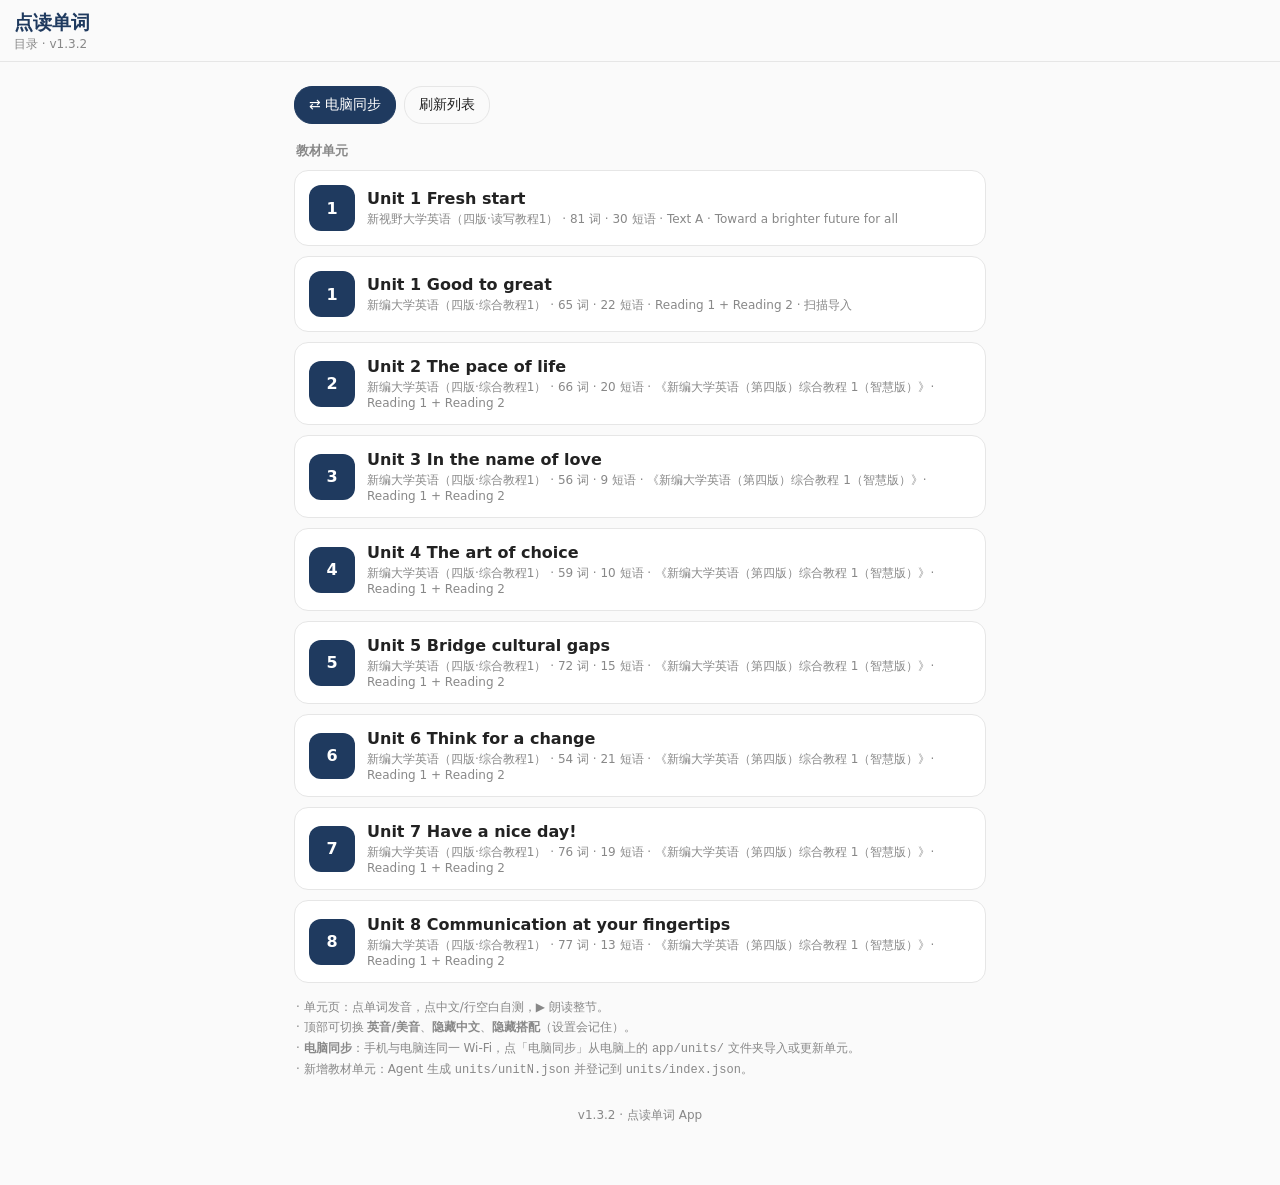
<file: index.html>
<!doctype html>
<html lang="zh-CN">
<head>
<meta charset="utf-8">
<meta name="viewport" content="width=device-width,initial-scale=1,viewport-fit=cover">
<meta name="theme-color" content="#1F3A5F">
<meta name="screen-orientation" content="portrait">
<meta name="x5-orientation" content="portrait">
<meta name="full-screen" content="yes">
<meta name="browsermode" content="application">
<meta name="apple-mobile-web-app-capable" content="yes">
<meta name="apple-mobile-web-app-status-bar-style" content="default">
<meta name="apple-mobile-web-app-title" content="B1U1 点读">
<link rel="manifest" href="manifest.webmanifest">
<link rel="apple-touch-icon" href="icons/icon-180.png">
<link rel="icon" href="icons/icon-192.png">
<title>B1U1 点读</title>
<link rel="stylesheet" href="style.css">
</head>
<body>
<header id="topbar">
  <button id="back" hidden>‹ 返回</button>
  <div class="titles">
    <h1 id="title">B1U1 点读</h1>
    <div id="sub">新视野大学英语（第四版）读写教程 1</div>
  </div>
  <button id="more" hidden>⋯</button>
</header>
<main id="app"></main>
<div id="toast" hidden></div>
<script src="app.js"></script>
</body>
</html>
</file>
<file: style.css>
:root{
  --bg:#fafafa; --fg:#222; --muted:#888; --line:#e6e6e6; --accent:#1F3A5F;
  --card:#fff; --hl:#e8f0fb; --chip:#eef3f9; --danger:#b3261e;
}
@media (prefers-color-scheme: dark){
  :root{ --bg:#121417; --fg:#e8e8e8; --muted:#9a9a9a; --line:#2a2e33;
         --accent:#8fb8e8; --card:#1a1d21; --hl:#1c2733; --chip:#232a33; }
}
*{box-sizing:border-box;-webkit-tap-highlight-color:transparent}
html,body{margin:0;height:100%}
body{background:var(--bg);color:var(--fg);font-family:-apple-system,"PingFang SC","Microsoft YaHei",system-ui,sans-serif}
#topbar{position:sticky;top:0;z-index:9;background:var(--bg);display:flex;gap:10px;align-items:center;
  padding:10px 14px 8px;border-bottom:1px solid var(--line)}
#topbar .titles{flex:1;min-width:0}
#topbar h1{margin:0;font-size:19px;color:var(--accent);white-space:nowrap;overflow:hidden;text-overflow:ellipsis}
#topbar #sub{font-size:12px;color:var(--muted);white-space:nowrap;overflow:hidden;text-overflow:ellipsis}
#back,#more{font-size:16px;border:1px solid var(--line);background:transparent;color:var(--fg);
  padding:6px 12px;border-radius:16px;font-family:inherit}
main{max-width:720px;margin:0 auto;padding:12px 14px 48px}

/* 目录 */
.section-title{font-size:13px;color:var(--muted);font-weight:600;margin:18px 2px 8px;display:flex;align-items:center;gap:8px}
.unit-card{display:flex;align-items:center;gap:12px;background:var(--card);border:1px solid var(--line);
  border-radius:14px;padding:14px;margin:10px 0;cursor:pointer}
.unit-card:active{background:var(--hl)}
.unit-cover{width:46px;height:46px;border-radius:12px;background:var(--accent);color:#fff;
  display:flex;align-items:center;justify-content:center;font-weight:700;font-size:16px;flex:none}
.unit-info{flex:1;min-width:0}
.unit-name{font-size:16px;font-weight:700;white-space:nowrap;overflow:hidden;text-overflow:ellipsis}
.unit-meta{font-size:12px;color:var(--muted);margin-top:3px}
.badge{font-size:10px;padding:1px 7px;border-radius:9px;background:var(--chip);color:var(--muted);margin-left:6px}
.del{font-size:15px;color:var(--muted);border:0;background:transparent;padding:8px 6px}
.actions{display:flex;gap:8px;flex-wrap:wrap;margin:12px 0}
.btn{font-size:14px;padding:9px 14px;border-radius:18px;border:1px solid var(--line);
  background:transparent;color:var(--fg);font-family:inherit}
.btn.primary{background:var(--accent);border-color:var(--accent);color:#fff}
.hint{font-size:12px;color:var(--muted);line-height:1.7;margin:14px 2px}

/* 单元页 */
.tools{display:flex;gap:8px;flex-wrap:wrap;margin:4px 0 14px}
.tools .btn{font-size:13px;padding:7px 12px;border-radius:16px}
h2.group{font-size:13px;color:var(--muted);font-weight:600;margin:20px 2px 8px;display:flex;align-items:center;gap:10px}
h2.group .play{font-size:12px;padding:4px 10px;border-radius:14px;border:1px solid var(--line);
  background:transparent;color:var(--muted);font-family:inherit}
.row{padding:11px 2px 12px;border-bottom:1px solid var(--line)}
.row.hid .cn,.row.hid .ext{visibility:hidden}
.row.hid{background:var(--hl)}
.row .l1{display:flex;align-items:baseline;gap:8px}
.row .idx{font-size:11px;color:var(--muted);width:20px;flex:none}
.row .wbtn{border:0;background:none;padding:0;color:var(--fg);font-size:22px;font-weight:700;
  letter-spacing:.2px;cursor:pointer;text-align:left;font-family:inherit}
.row .wbtn:active{color:var(--accent)}
.row .ipa{font-size:11px;color:var(--muted)}
.row .mk4{font-size:9px;color:#c77}
.row .cn{font-size:15px;margin:4px 0 0 28px}
.row .ext{font-size:11px;color:var(--muted);margin:3px 0 0 28px}
.row .ph-cn{font-size:13px;color:var(--muted)}
body.hide-cn .row.hid .cn,body.hide-cn .row.hid .ext{visibility:hidden}
body.hide-cn .row .cn,body.hide-cn .row .ext{visibility:visible}
body.no-hide{--hl:transparent}
.row.missing .wbtn{color:var(--danger)}
body.hide-ext .row .ext{display:none}
.unit-hero{background:var(--card);border:1px solid var(--line);border-radius:14px;padding:14px;margin:6px 0 14px}
.unit-hero .big{font-size:22px;font-weight:800;color:var(--accent)}
.unit-hero .small{font-size:12px;color:var(--muted);margin-top:4px}
#toast{position:fixed;left:50%;bottom:26px;transform:translateX(-50%);background:rgba(0,0,0,.82);color:#fff;
  font-size:13px;padding:9px 16px;border-radius:18px;z-index:99;max-width:88vw}
</file>
